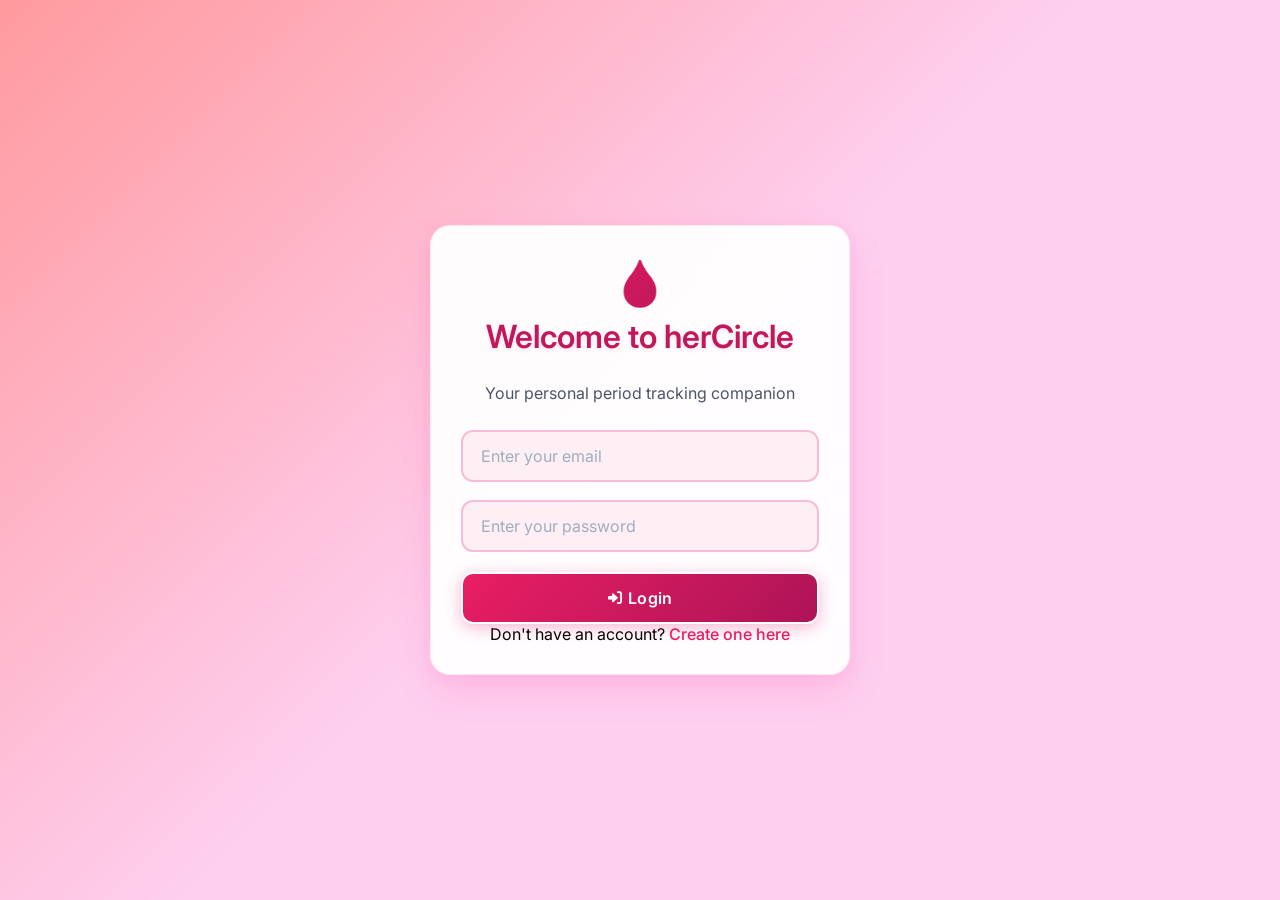
<file: index.html>
<!DOCTYPE html>
<html lang="en">
<head>
  <meta charset="UTF-8">
  <meta name="viewport" content="width=device-width, initial-scale=1.0">
  <title>Login | herCircle</title>
  <link rel="stylesheet" href="style.css">
  <link href="https://cdnjs.cloudflare.com/ajax/libs/font-awesome/6.0.0/css/all.min.css" rel="stylesheet">
</head>
<body>
  <div class="form-container">
    <div class="logo">🩸</div>
    <h2>Welcome to herCircle</h2>
    <p class="welcome-text">Your personal period tracking companion</p>
    
    <form onsubmit="handleLogin(event)">
      <div class="input-group">
        <input type="email" id="loginEmail" placeholder="Enter your email" required />
      </div>
      
      <div class="input-group">
        <input type="password" id="loginPassword" placeholder="Enter your password" required />
      </div>
      
      <div class="button-group">
        <button type="submit" class="primary">
          <i class="fas fa-sign-in-alt"></i> Login
        </button>
      </div>
      
      <p>Don't have an account? <a href="signup.html">Create one here</a></p>
    </form>
  </div>
  <script src="script.js"></script>
</body>
</html>
</file>
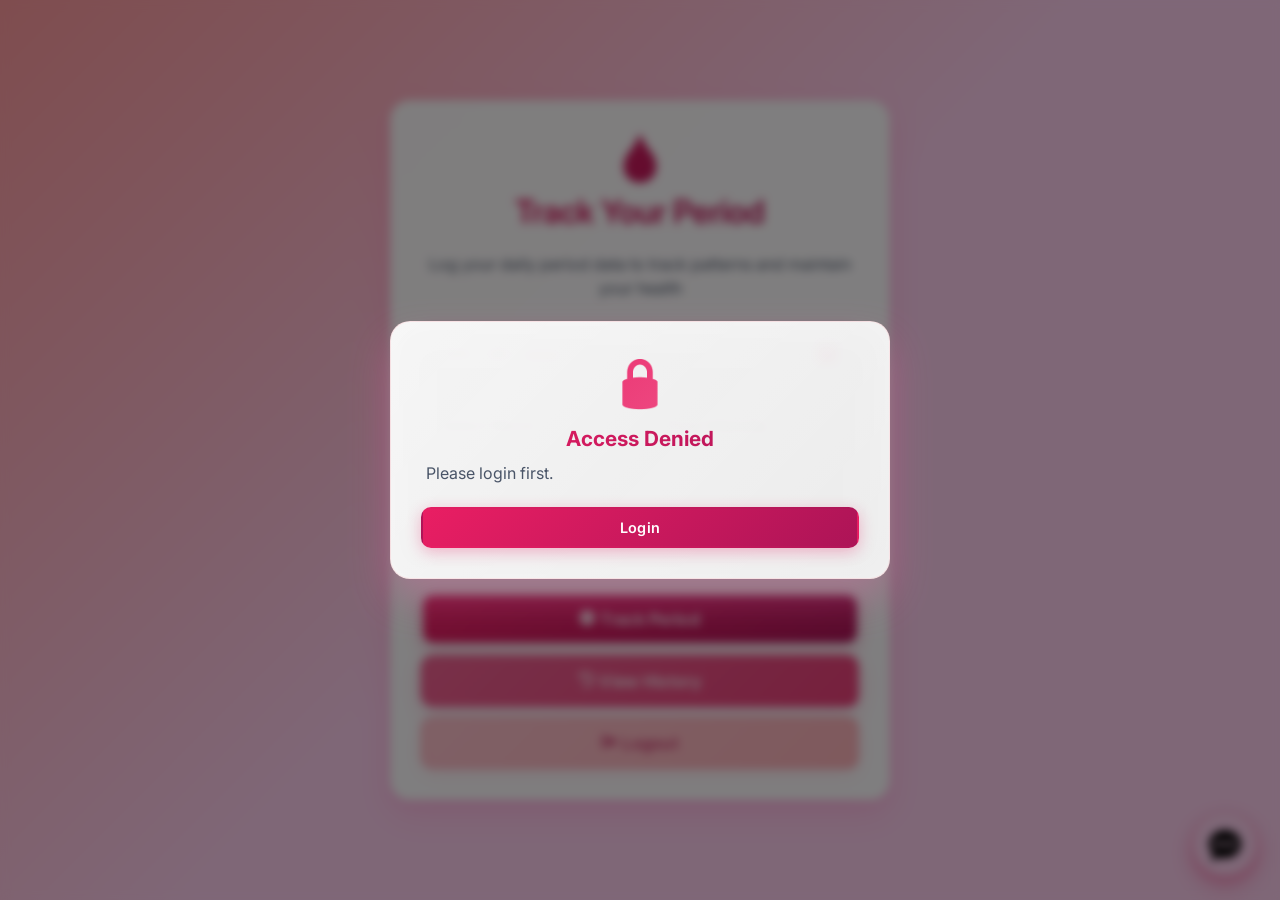
<file: dashboard.html>
<!DOCTYPE html>
<html lang="en">
<head>
  <meta charset="UTF-8">
  <meta name="viewport" content="width=device-width, initial-scale=1.0">
  <title>Dashboard | herCircle</title>
  <link rel="stylesheet" href="style.css">
  <link href="https://cdnjs.cloudflare.com/ajax/libs/font-awesome/6.0.0/css/all.min.css" rel="stylesheet">
</head>
<body onload="checkLogin()">
  <div class="dashboard">
    <div class="logo">🩸</div>
    <h2>Track Your Period</h2>
    <p class="welcome-text">Log your daily period data to track patterns and maintain your health</p>
    
    <div class="input-group">
      <input type="date" id="startDate" required />
    </div>
    
    <div class="form-grid">
      <div class="input-group">
        <select id="mood">
          <option value="" disabled selected>Select Mood</option>
          <option value="Happy">😊 Happy</option>
          <option value="Sad">😢 Sad</option>
          <option value="Angry">😠 Angry</option>
          <option value="Neutral">😐 Neutral</option>
          <option value="Anxious">😰 Anxious</option>
          <option value="Energetic">⚡ Energetic</option>
        </select>
      </div>
      
      <div class="input-group">
        <select id="flow">
          <option value="" disabled selected>Flow Intensity</option>
          <option value="Light">🟡 Light</option>
          <option value="Medium">🟠 Medium</option>
          <option value="Heavy">🔴 Heavy</option>
          <option value="Spotting">⚪ Spotting</option>
        </select>
      </div>
    </div>
    
    <div class="input-group">
      <textarea id="note" placeholder="Any notes, symptoms, or observations..."></textarea>
    </div>
    
    <div class="button-group">
      <button class="primary" onclick="trackPeriod()">
        <i class="fas fa-plus-circle"></i> Track Period
      </button>
      <button class="secondary" onclick="showPeriodHistory()">
        <i class="fas fa-history"></i> View History
      </button>
      <button class="tertiary" onclick="handleLogout()">
        <i class="fas fa-sign-out-alt"></i> Logout
      </button>
    </div>
    
    <div id="periodStats" class="period-stats" style="display: none;">
      <h3><i class="fas fa-chart-line"></i> Your Cycle Stats</h3>
      <p id="lastPeriod">Last period: -</p>
      <p id="nextPeriod">Next expected: -</p>
      <p id="cycleLength">Average cycle: -</p>
    </div>
  </div>
  <script src="script.js"></script>
</body>
</html>
</file>
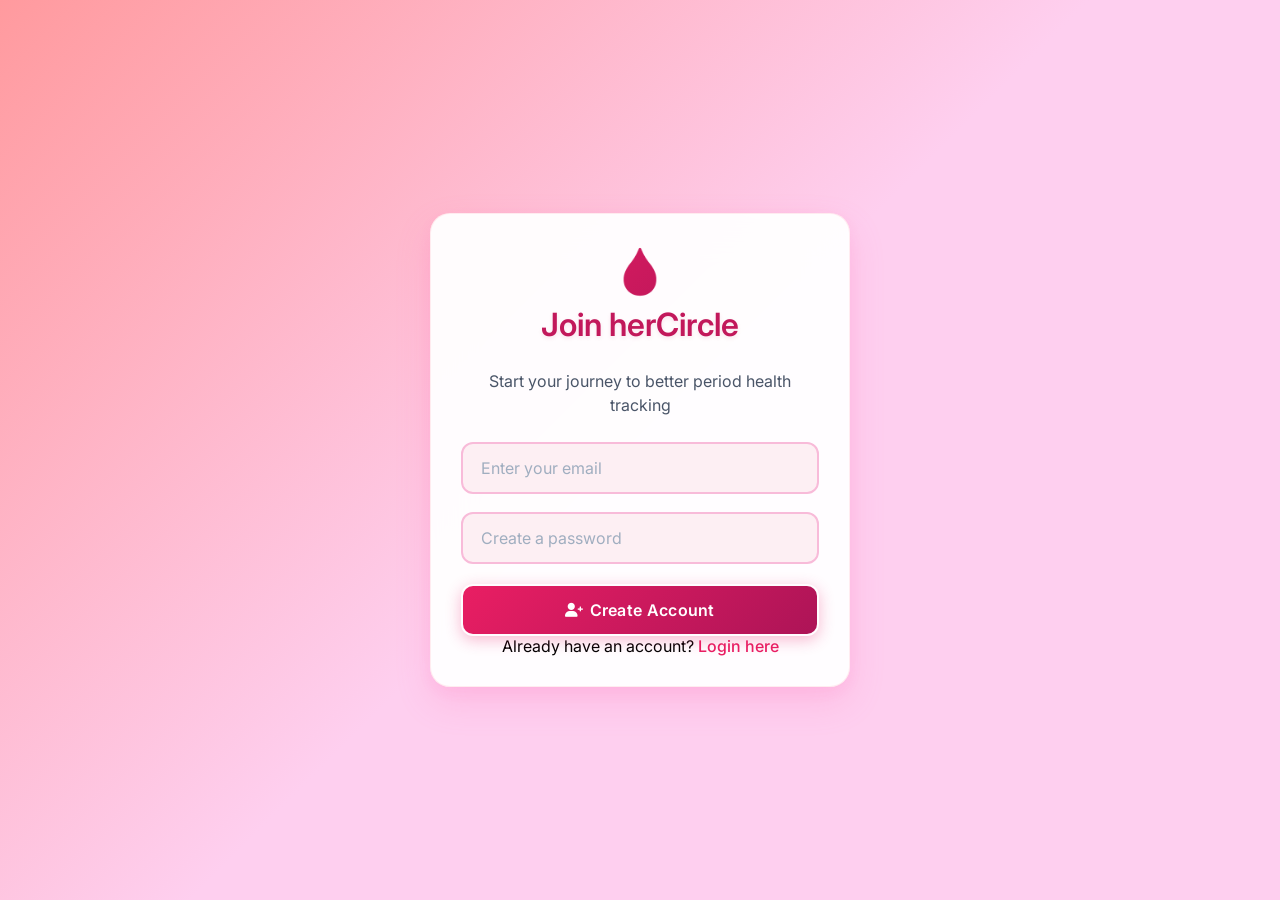
<file: signup.html>
<!DOCTYPE html>
<html lang="en">
<head>
  <meta charset="UTF-8">
  <meta name="viewport" content="width=device-width, initial-scale=1.0">
  <title>Sign Up | herCircle</title>
  <link rel="stylesheet" href="style.css">
  <link href="https://cdnjs.cloudflare.com/ajax/libs/font-awesome/6.0.0/css/all.min.css" rel="stylesheet">
</head>
<body>
  <div class="form-container">
    <div class="logo">🩸</div>
    <h2>Join herCircle</h2>
    <p class="welcome-text">Start your journey to better period health tracking</p>
    
    <form onsubmit="handleSignup(event)">
      <div class="input-group">
        <input type="email" id="signupEmail" placeholder="Enter your email" required />
      </div>
      
      <div class="input-group">
        <input type="password" id="signupPassword" placeholder="Create a password" required />
      </div>
      
      <div class="button-group">
        <button type="submit" class="primary">
          <i class="fas fa-user-plus"></i> Create Account
        </button>
      </div>
      
      <p>Already have an account? <a href="index.html">Login here</a></p>
    </form>
  </div>
  <script src="script.js"></script>
</body>
</html>
</file>
<file: style.css>
@import url('https://fonts.googleapis.com/css2?family=Inter:wght@300;400;500;600;700&display=swap');

* {
  margin: 0;
  padding: 0;
  box-sizing: border-box;
}

body {
  font-family: 'Inter', sans-serif;
  background: linear-gradient(135deg, #ff9a9e 0%, #fecfef 50%, #fecfef 100%);
  min-height: 100vh;
  display: flex;
  align-items: center;
  justify-content: center;
  padding: 20px;
  background-attachment: fixed;
  margin: 0;
}

.form-container, .dashboard {
  background: rgba(255, 255, 255, 0.95);
  backdrop-filter: blur(20px);
  padding: 30px;
  border-radius: 20px;
  box-shadow: 0 15px 35px rgba(255, 105, 180, 0.2), 0 5px 15px rgba(255, 105, 180, 0.1);
  width: 100%;
  max-width: 420px;
  text-align: center;
  border: 1px solid rgba(255, 182, 193, 0.25);
  transition: transform 0.3s ease, box-shadow 0.3s ease;
  animation: fadeInUp 0.6s ease;
  margin: auto;
}

.form-container:hover, .dashboard:hover {
  transform: translateY(-3px);
  box-shadow: 0 20px 45px rgba(255, 105, 180, 0.25), 0 8px 20px rgba(255, 105, 180, 0.15);
}

@keyframes fadeInUp {
  from {
    opacity: 0;
    transform: translateY(30px);
  }
  to {
    opacity: 1;
    transform: translateY(0);
  }
}

h2 {
  color: #c2185b;
  margin-bottom: 25px;
  font-size: 2rem;
  font-weight: 600;
  text-shadow: 0 2px 4px rgba(194, 24, 91, 0.1);
  line-height: 1.2;
}

.dashboard h2 {
  background: linear-gradient(135deg, #e91e63 0%, #ad1457 100%);
  -webkit-background-clip: text;
  -webkit-text-fill-color: transparent;
  background-clip: text;
  margin-bottom: 20px;
}

.input-group {
  position: relative;
  margin-bottom: 18px;
}

input, select, textarea {
  width: 100%;
  padding: 14px 18px;
  border: 2px solid #f8bbd9;
  border-radius: 12px;
  font-size: 1rem;
  font-family: 'Inter', sans-serif;
  background: rgba(252, 228, 236, 0.6);
  transition: all 0.3s ease;
  color: #2d3748;
  box-sizing: border-box;
  backdrop-filter: blur(10px);
}

input:focus, select:focus, textarea:focus {
  outline: none;
  border-color: #e91e63;
  background: rgba(255, 255, 255, 0.9);
  box-shadow: 0 0 0 3px rgba(233, 30, 99, 0.1), 0 2px 8px rgba(233, 30, 99, 0.15);
  transform: translateY(-1px);
}

input::placeholder, textarea::placeholder {
  color: #a0aec0;
  font-weight: 400;
}

select {
  cursor: pointer;
  background-image: url("data:image/svg+xml,%3csvg xmlns='http://www.w3.org/2000/svg' fill='none' viewBox='0 0 20 20'%3e%3cpath stroke='%23e91e63' stroke-linecap='round' stroke-linejoin='round' stroke-width='1.5' d='M6 8l4 4 4-4'/%3e%3c/svg%3e");
  background-position: right 12px center;
  background-repeat: no-repeat;
  background-size: 16px;
  padding-right: 40px;
  appearance: none;
}

textarea {
  min-height: 100px;
  resize: vertical;
  font-family: 'Inter', sans-serif;
}

.button-group {
  display: flex;
  flex-direction: column;
  gap: 10px;
  margin-top: 20px;
}

button {
  width: 100%;
  padding: 14px 20px;
  border: none;
  border-radius: 12px;
  font-size: 1rem;
  font-weight: 600;
  cursor: pointer;
  transition: all 0.3s ease;
  font-family: 'Inter', sans-serif;
  position: relative;
  overflow: hidden;
  display: flex;
  align-items: center;
  justify-content: center;
  gap: 6px;
  text-transform: none;
  letter-spacing: 0.3px;
  box-sizing: border-box;
}

button::before {
  content: '';
  position: absolute;
  top: 0;
  left: -100%;
  width: 100%;
  height: 100%;
  background: linear-gradient(90deg, transparent, rgba(255, 255, 255, 0.2), transparent);
  transition: left 0.5s;
}

button:hover::before {
  left: 100%;
}

button.primary {
  background: linear-gradient(135deg, #e91e63 0%, #ad1457 100%);
  color: white;
  box-shadow: 0 4px 15px rgba(233, 30, 99, 0.3);
  border: 2px solid transparent;
  background-clip: padding-box;
}

button.primary:hover {
  transform: translateY(-2px);
  box-shadow: 0 8px 25px rgba(233, 30, 99, 0.4);
  background: linear-gradient(135deg, #f50057 0%, #c2185b 100%);
}

button.primary:active {
  transform: translateY(-1px);
  box-shadow: 0 6px 20px rgba(233, 30, 99, 0.5);
}

button.secondary {
  background: linear-gradient(135deg, #f06292 0%, #ec407a 100%);
  color: white;
  box-shadow: 0 6px 20px rgba(240, 98, 146, 0.3);
  border: 2px solid transparent;
}

button.secondary:hover {
  transform: translateY(-3px);
  box-shadow: 0 12px 35px rgba(240, 98, 146, 0.4);
  background: linear-gradient(135deg, #f48fb1 0%, #f06292 100%);
}

button.secondary:active {
  transform: translateY(-1px);
  box-shadow: 0 8px 25px rgba(240, 98, 146, 0.5);
}

button.tertiary {
  background: linear-gradient(135deg, #ffc1cc 0%, #ffb3ba 100%);
  color: #c2185b;
  box-shadow: 0 6px 20px rgba(255, 193, 204, 0.3);
  border: 2px solid rgba(194, 24, 91, 0.1);
  font-weight: 500;
}

button.tertiary:hover {
  transform: translateY(-3px);
  box-shadow: 0 12px 35px rgba(255, 193, 204, 0.4);
  background: linear-gradient(135deg, #ffcdd2 0%, #ffc1cc 100%);
  border-color: rgba(194, 24, 91, 0.2);
}

button.tertiary:active {
  transform: translateY(-1px);
  box-shadow: 0 8px 25px rgba(255, 193, 204, 0.5);
}

button:active {
  transform: translateY(0);
}

button:focus {
  outline: none;
  box-shadow: 0 0 0 3px rgba(233, 30, 99, 0.3);
}

button i {
  font-size: 0.9rem;
  transition: transform 0.3s ease;
}

button:hover i {
  transform: scale(1.1);
}

button:disabled {
  opacity: 0.6;
  cursor: not-allowed;
  transform: none !important;
  box-shadow: 0 2px 8px rgba(233, 30, 99, 0.2) !important;
}

button:disabled:hover::before {
  left: -100% !important;
}

.dashboard {
  max-width: 500px;
}

.form-grid {
  display: grid;
  grid-template-columns: 1fr 1fr;
  gap: 12px;
  margin-bottom: 18px;
}

.form-grid .input-group {
  margin-bottom: 0;
}

.period-stats {
  background: linear-gradient(135deg, #f093fb 0%, #f5576c 100%);
  padding: 20px;
  border-radius: 16px;
  margin: 20px 0;
  color: white;
  text-align: left;
}

.period-stats h3 {
  margin-bottom: 10px;
  font-size: 1.2rem;
}

.period-stats p {
  margin: 5px 0;
  opacity: 0.9;
}

.history-item {
  background: #fce4ec;
  padding: 15px;
  border-radius: 12px;
  margin: 10px 0;
  border-left: 4px solid #e91e63;
  text-align: left;
}

.history-item h4 {
  color: #c2185b;
  margin-bottom: 8px;
}

.history-item p {
  color: #4a5568;
  font-size: 0.9rem;
  margin: 3px 0;
}

a {
  color: #e91e63;
  text-decoration: none;
  font-weight: 500;
  transition: color 0.3s ease;
}

a:hover {
  color: #ad1457;
  text-decoration: underline;
}

.logo {
  font-size: 2.8rem;
  margin-bottom: 8px;
  background: linear-gradient(135deg, #e91e63 0%, #ad1457 100%);
  -webkit-background-clip: text;
  -webkit-text-fill-color: transparent;
  background-clip: text;
}

.welcome-text {
  color: #4a5568;
  margin-bottom: 25px;
  font-size: 1rem;
  line-height: 1.5;
}

/* Calendar Styling */
.calendar-container {
  background: rgba(255, 255, 255, 0.98);
  backdrop-filter: blur(25px);
  border-radius: 24px;
  padding: 30px;
  margin: 20px 0;
  box-shadow: 0 20px 50px rgba(255, 105, 180, 0.2);
  border: 1px solid rgba(255, 182, 193, 0.3);
  transition: all 0.3s ease;
}

.calendar-container:hover {
  transform: translateY(-2px);
  box-shadow: 0 25px 60px rgba(255, 105, 180, 0.25);
}

.calendar-header {
  display: flex;
  justify-content: space-between;
  align-items: center;
  margin-bottom: 25px;
  padding: 10px 15px;
  background: linear-gradient(135deg, rgba(233, 30, 99, 0.05) 0%, rgba(173, 20, 87, 0.05) 100%);
  border-radius: 16px;
  border: 1px solid rgba(233, 30, 99, 0.1);
}

.calendar-nav {
  background: linear-gradient(135deg, #e91e63 0%, #ad1457 100%);
  color: white;
  border: none;
  width: 40px;
  height: 40px;
  border-radius: 50%;
  cursor: pointer;
  display: flex;
  align-items: center;
  justify-content: center;
  transition: all 0.3s ease;
  font-size: 1.1rem;
  font-weight: 600;
  box-shadow: 0 4px 15px rgba(233, 30, 99, 0.3);
  position: relative;
  overflow: hidden;
}

.calendar-nav::before {
  content: '';
  position: absolute;
  top: 0;
  left: -100%;
  width: 100%;
  height: 100%;
  background: linear-gradient(90deg, transparent, rgba(255, 255, 255, 0.3), transparent);
  transition: left 0.5s;
}

.calendar-nav:hover::before {
  left: 100%;
}

.calendar-nav:hover {
  transform: scale(1.1) rotate(5deg);
  box-shadow: 0 8px 25px rgba(233, 30, 99, 0.5);
  background: linear-gradient(135deg, #f50057 0%, #c2185b 100%);
}

.calendar-nav:active {
  transform: scale(1.05);
  box-shadow: 0 6px 20px rgba(233, 30, 99, 0.6);
}

.calendar-title {
  color: #c2185b;
  font-size: 1.4rem;
  font-weight: 700;
  text-align: center;
  flex: 1;
  text-shadow: 0 2px 4px rgba(194, 24, 91, 0.1);
  background: linear-gradient(135deg, #e91e63 0%, #ad1457 100%);
  -webkit-background-clip: text;
  -webkit-text-fill-color: transparent;
  background-clip: text;
}

.calendar-grid {
  display: grid;
  grid-template-columns: repeat(7, 1fr);
  gap: 3px;
  background: linear-gradient(135deg, #f8bbd9 0%, #f3e5f5 100%);
  border-radius: 16px;
  padding: 15px;
  box-shadow: inset 0 2px 8px rgba(233, 30, 99, 0.1);
}

.calendar-day-header {
  background: linear-gradient(135deg, #f06292 0%, #ec407a 100%);
  color: white;
  padding: 12px 6px;
  text-align: center;
  font-size: 0.85rem;
  font-weight: 700;
  border-radius: 8px;
  margin-bottom: 8px;
  box-shadow: 0 3px 10px rgba(240, 98, 146, 0.3);
  text-transform: uppercase;
  letter-spacing: 0.5px;
  position: relative;
  overflow: hidden;
}

.calendar-day-header::before {
  content: '';
  position: absolute;
  top: 0;
  left: -100%;
  width: 100%;
  height: 100%;
  background: linear-gradient(90deg, transparent, rgba(255, 255, 255, 0.2), transparent);
  transition: left 0.8s;
}

.calendar-day-header:nth-child(1)::before { animation-delay: 0.1s; }
.calendar-day-header:nth-child(2)::before { animation-delay: 0.2s; }
.calendar-day-header:nth-child(3)::before { animation-delay: 0.3s; }
.calendar-day-header:nth-child(4)::before { animation-delay: 0.4s; }
.calendar-day-header:nth-child(5)::before { animation-delay: 0.5s; }
.calendar-day-header:nth-child(6)::before { animation-delay: 0.6s; }
.calendar-day-header:nth-child(7)::before { animation-delay: 0.7s; }

.calendar-day {
  background: linear-gradient(135deg, #ffffff 0%, #fafafa 100%);
  border-radius: 10px;
  padding: 10px 6px;
  text-align: center;
  cursor: pointer;
  transition: all 0.3s cubic-bezier(0.4, 0, 0.2, 1);
  min-height: 40px;
  display: flex;
  align-items: center;
  justify-content: center;
  font-size: 0.95rem;
  font-weight: 500;
  color: #2d3748;
  position: relative;
  border: 2px solid transparent;
  box-shadow: 0 2px 6px rgba(0, 0, 0, 0.05);
  overflow: hidden;
}

.calendar-day::before {
  content: '';
  position: absolute;
  top: 0;
  left: 0;
  right: 0;
  bottom: 0;
  background: linear-gradient(135deg, rgba(233, 30, 99, 0.1) 0%, rgba(173, 20, 87, 0.1) 100%);
  opacity: 0;
  transition: opacity 0.3s ease;
  border-radius: 8px;
}

.calendar-day:hover::before {
  opacity: 1;
}

.calendar-day:hover {
  background: linear-gradient(135deg, #fce4ec 0%, #f8bbd9 100%);
  transform: scale(1.08) translateY(-2px);
  border-color: #f06292;
  box-shadow: 0 8px 20px rgba(240, 98, 146, 0.3);
  color: #c2185b;
  font-weight: 600;
}

.calendar-day:active {
  transform: scale(1.02) translateY(0);
}

.calendar-day.other-month {
  color: #cbd5e1;
  background: linear-gradient(135deg, #f8fafc 0%, #f1f5f9 100%);
  opacity: 0.6;
}

.calendar-day.other-month:hover {
  opacity: 0.8;
  background: linear-gradient(135deg, #e2e8f0 0%, #cbd5e1 100%);
}

.calendar-day.today {
  background: linear-gradient(135deg, #e91e63 0%, #ad1457 100%);
  color: white;
  font-weight: 700;
  box-shadow: 0 6px 20px rgba(233, 30, 99, 0.4);
  border: 2px solid rgba(255, 255, 255, 0.3);
  animation: pulse 2s infinite;
}

@keyframes pulse {
  0% { box-shadow: 0 6px 20px rgba(233, 30, 99, 0.4); }
  50% { box-shadow: 0 8px 25px rgba(233, 30, 99, 0.6); }
  100% { box-shadow: 0 6px 20px rgba(233, 30, 99, 0.4); }
}

.calendar-day.today:hover {
  background: linear-gradient(135deg, #f50057 0%, #c2185b 100%);
  transform: scale(1.12) translateY(-3px);
  box-shadow: 0 10px 30px rgba(245, 0, 87, 0.5);
}

.calendar-day.period-day {
  background: linear-gradient(135deg, #ff6b9d 0%, #ff5722 100%);
  color: white;
  font-weight: 700;
  box-shadow: 0 6px 20px rgba(255, 107, 157, 0.4);
  border: 2px solid rgba(255, 255, 255, 0.3);
  position: relative;
}

.calendar-day.period-day::before {
  background: linear-gradient(135deg, rgba(255, 255, 255, 0.2) 0%, rgba(255, 255, 255, 0.1) 100%);
}

.calendar-day.period-day:hover {
  background: linear-gradient(135deg, #ff8a65 0%, #ff7043 100%);
  transform: scale(1.12) translateY(-3px);
  box-shadow: 0 10px 30px rgba(255, 138, 101, 0.5);
}

.calendar-day.predicted-period {
  background: linear-gradient(135deg, #ffb3ba 0%, #ffc1cc 100%);
  color: #c2185b;
  border: 2px dashed #f06292;
  font-weight: 600;
  position: relative;
  animation: breathe 3s ease-in-out infinite;
}

@keyframes breathe {
  0%, 100% { transform: scale(1); }
  50% { transform: scale(1.02); }
}

.calendar-day.predicted-period:hover {
  background: linear-gradient(135deg, #ffcdd2 0%, #f8bbd9 100%);
  border-color: #e91e63;
  transform: scale(1.1) translateY(-2px);
}

.calendar-day.ovulation {
  background: linear-gradient(135deg, #81c784 0%, #66bb6a 100%);
  color: white;
  font-weight: 700;
  box-shadow: 0 6px 20px rgba(129, 199, 132, 0.4);
  border: 2px solid rgba(255, 255, 255, 0.3);
}

.calendar-day.ovulation:hover {
  background: linear-gradient(135deg, #a5d6a7 0%, #81c784 100%);
  transform: scale(1.12) translateY(-3px);
  box-shadow: 0 10px 30px rgba(165, 214, 167, 0.5);
}

.calendar-day.fertile {
  background: linear-gradient(135deg, #a5d6a7 0%, #c8e6c9 100%);
  color: #2e7d32;
  border: 2px solid #81c784;
  font-weight: 600;
  box-shadow: 0 4px 15px rgba(165, 214, 167, 0.3);
}

.calendar-day.fertile:hover {
  background: linear-gradient(135deg, #c8e6c9 0%, #dcedc8 100%);
  border-color: #66bb6a;
  transform: scale(1.1) translateY(-2px);
  box-shadow: 0 8px 25px rgba(200, 230, 201, 0.4);
}

.calendar-day.selected {
  background: linear-gradient(135deg, #9c27b0 0%, #673ab7 100%);
  color: white;
  font-weight: 700;
  transform: scale(1.15);
  box-shadow: 0 8px 25px rgba(156, 39, 176, 0.5);
  border: 3px solid rgba(255, 255, 255, 0.5);
  z-index: 10;
  position: relative;
}

.calendar-day.selected:hover {
  background: linear-gradient(135deg, #ab47bc 0%, #7986cb 100%);
  transform: scale(1.18) translateY(-2px);
  box-shadow: 0 12px 35px rgba(171, 71, 188, 0.6);
}

/* Calendar Day Indicators */
.calendar-day::after {
  content: '';
  position: absolute;
  bottom: 2px;
  right: 2px;
  width: 6px;
  height: 6px;
  border-radius: 50%;
  background: transparent;
}

.calendar-day.has-notes::after {
  background: #ffd54f;
}

.calendar-day.heavy-flow::after {
  background: #d32f2f;
}

.calendar-day.medium-flow::after {
  background: #f57c00;
}

.calendar-day.light-flow::after {
  background: #fbc02d;
}

/* Calendar Legend */
.calendar-legend {
  margin-top: 25px;
  padding: 20px;
  background: linear-gradient(135deg, rgba(255, 255, 255, 0.15) 0%, rgba(255, 255, 255, 0.05) 100%);
  backdrop-filter: blur(15px);
  border-radius: 20px;
  border: 1px solid rgba(255, 255, 255, 0.2);
  box-shadow: 0 8px 32px rgba(255, 158, 158, 0.1);
}

.legend-title {
  font-size: 18px;
  font-weight: 700;
  color: #e91e63;
  margin-bottom: 15px;
  text-align: center;
  background: linear-gradient(135deg, #e91e63 0%, #f06292 100%);
  -webkit-background-clip: text;
  background-clip: text;
  -webkit-text-fill-color: transparent;
  text-transform: uppercase;
  letter-spacing: 1px;
}

.legend-items {
  display: grid;
  grid-template-columns: repeat(auto-fit, minmax(180px, 1fr));
  gap: 12px;
}

.legend-item {
  display: flex;
  align-items: center;
  padding: 10px 15px;
  background: linear-gradient(135deg, rgba(255, 255, 255, 0.1) 0%, rgba(255, 255, 255, 0.05) 100%);
  border-radius: 12px;
  transition: all 0.3s cubic-bezier(0.4, 0, 0.2, 1);
  border: 1px solid rgba(255, 255, 255, 0.1);
  font-size: 14px;
  color: #555;
}

.legend-item:hover {
  transform: translateY(-2px);
  background: linear-gradient(135deg, rgba(255, 255, 255, 0.2) 0%, rgba(255, 255, 255, 0.1) 100%);
  box-shadow: 0 6px 20px rgba(255, 158, 158, 0.15);
}

.legend-color {
  width: 20px;
  height: 20px;
  border-radius: 8px;
  margin-right: 12px;
  box-shadow: 0 3px 10px rgba(0, 0, 0, 0.2);
  position: relative;
  transition: all 0.3s ease;
  flex-shrink: 0;
}

.legend-color::before {
  content: '';
  position: absolute;
  top: -2px;
  left: -2px;
  right: -2px;
  bottom: -2px;
  border-radius: 10px;
  background: linear-gradient(135deg, rgba(255, 255, 255, 0.3) 0%, rgba(255, 255, 255, 0.1) 100%);
  z-index: -1;
  opacity: 0;
  transition: opacity 0.3s ease;
}

.legend-item:hover .legend-color::before {
  opacity: 1;
}

.legend-color.period { background: linear-gradient(135deg, #ff6b9d 0%, #ff5722 100%); }
.legend-color.predicted { background: linear-gradient(135deg, #ffb3ba 0%, #ffc1cc 100%); border: 2px dashed #f06292; }
.legend-color.ovulation { background: linear-gradient(135deg, #81c784 0%, #66bb6a 100%); }
.legend-color.fertile { background: linear-gradient(135deg, #a5d6a7 0%, #c8e6c9 100%); }

.legend-text {
  font-weight: 500;
  letter-spacing: 0.5px;
}

/* Date Input Styling for Calendar */
input[type="date"] {
  position: relative;
  background: #fce4ec;
  border: 2px solid #f8bbd9;
  color: #2d3748;
  cursor: pointer;
}

input[type="date"]::-webkit-calendar-picker-indicator {
  background: url("data:image/svg+xml,%3csvg xmlns='http://www.w3.org/2000/svg' viewBox='0 0 20 20' fill='%23e91e63'%3e%3cpath fill-rule='evenodd' d='M6 2a1 1 0 00-1 1v1H4a2 2 0 00-2 2v10a2 2 0 002 2h12a2 2 0 002-2V6a2 2 0 00-2-2h-1V3a1 1 0 10-2 0v1H7V3a1 1 0 00-1-1zm0 5a1 1 0 000 2h8a1 1 0 100-2H6z' clip-rule='evenodd'/%3e%3c/svg%3e");
  width: 20px;
  height: 20px;
  cursor: pointer;
}

input[type="date"]::-webkit-datetime-edit {
  color: #2d3748;
  padding: 0;
}

input[type="date"]::-webkit-datetime-edit-fields-wrapper {
  padding: 0;
}

input[type="date"]::-webkit-datetime-edit-text {
  color: #c2185b;
  padding: 0 0.3em;
}

input[type="date"]::-webkit-datetime-edit-month-field,
input[type="date"]::-webkit-datetime-edit-day-field,
input[type="date"]::-webkit-datetime-edit-year-field {
  color: #2d3748;
  font-weight: 500;
}

input[type="date"]:focus::-webkit-datetime-edit-month-field,
input[type="date"]:focus::-webkit-datetime-edit-day-field,
input[type="date"]:focus::-webkit-datetime-edit-year-field {
  background: rgba(233, 30, 99, 0.1);
  border-radius: 4px;
}

/* Responsive Calendar */
@media (max-width: 768px) {
  .calendar-container {
    padding: 20px 15px;
    margin: 15px 0;
  }
  
  .calendar-title {
    font-size: 1.1rem;
  }
  
  .calendar-day {
    min-height: 30px;
    font-size: 0.8rem;
    padding: 6px 2px;
  }
  
  .calendar-day-header {
    font-size: 0.7rem;
    padding: 6px 2px;
  }
  
  .calendar-legend {
    grid-template-columns: 1fr;
    gap: 8px;
  }
}

@media (max-width: 480px) {
  .calendar-grid {
    gap: 1px;
    padding: 8px;
  }
  
  .calendar-day {
    min-height: 25px;
    font-size: 0.75rem;
    padding: 4px 2px;
  }
  
  .calendar-nav {
    width: 30px;
    height: 30px;
    font-size: 0.9rem;
  }
  
  .calendar-title {
    font-size: 1rem;
  }
}

/* Custom Message Box */
.message-overlay {
  position: fixed;
  top: 0;
  left: 0;
  width: 100%;
  height: 100%;
  background: rgba(0, 0, 0, 0.5);
  backdrop-filter: blur(5px);
  display: flex;
  align-items: center;
  justify-content: center;
  z-index: 1000;
  opacity: 0;
  visibility: hidden;
  transition: all 0.3s ease;
}

.message-overlay.show {
  opacity: 1;
  visibility: visible;
}

.message-box {
  background: linear-gradient(135deg, rgba(255, 255, 255, 0.95) 0%, rgba(255, 255, 255, 0.9) 100%);
  backdrop-filter: blur(20px);
  border-radius: 20px;
  padding: 30px;
  max-width: 500px;
  width: 90%;
  text-align: center;
  box-shadow: 0 20px 40px rgba(255, 105, 180, 0.3);
  border: 1px solid rgba(255, 182, 193, 0.3);
  transform: scale(0.8) translateY(20px);
  transition: all 0.3s cubic-bezier(0.34, 1.56, 0.64, 1);
  animation: messageSlideIn 0.4s ease;
  max-height: 80vh;
  overflow: hidden;
  display: flex;
  flex-direction: column;
}

.message-overlay.show .message-box {
  transform: scale(1) translateY(0);
}

@keyframes messageSlideIn {
  from {
    opacity: 0;
    transform: scale(0.8) translateY(30px);
  }
  to {
    opacity: 1;
    transform: scale(1) translateY(0);
  }
}

.message-icon {
  font-size: 3rem;
  margin-bottom: 15px;
  background: linear-gradient(135deg, #e91e63 0%, #f06292 100%);
  -webkit-background-clip: text;
  -webkit-text-fill-color: transparent;
  background-clip: text;
}

.message-title {
  color: #c2185b;
  font-size: 1.3rem;
  font-weight: 700;
  margin-bottom: 10px;
  background: linear-gradient(135deg, #e91e63 0%, #ad1457 100%);
  -webkit-background-clip: text;
  -webkit-text-fill-color: transparent;
  background-clip: text;
}

.message-content {
  color: #4a5568;
  font-size: 1rem;
  line-height: 1.6;
  margin-bottom: 20px;
  white-space: pre-line;
  text-align: left;
  max-height: 400px;
  overflow-y: auto;
  padding: 0 5px;
  flex: 1;
}

.message-content::-webkit-scrollbar {
  width: 6px;
}

.message-content::-webkit-scrollbar-track {
  background: rgba(255, 182, 193, 0.2);
  border-radius: 3px;
}

.message-content::-webkit-scrollbar-thumb {
  background: linear-gradient(135deg, #e91e63 0%, #f06292 100%);
  border-radius: 3px;
}

.message-content::-webkit-scrollbar-thumb:hover {
  background: linear-gradient(135deg, #c2185b 0%, #e91e63 100%);
}

/* History Entry Styling */
.history-entry {
  background: linear-gradient(135deg, rgba(255, 182, 193, 0.1) 0%, rgba(255, 205, 210, 0.1) 100%);
  border-radius: 12px;
  padding: 15px;
  margin-bottom: 15px;
  border-left: 4px solid #f06292;
  transition: all 0.3s ease;
}

.history-entry:hover {
  background: linear-gradient(135deg, rgba(255, 182, 193, 0.2) 0%, rgba(255, 205, 210, 0.2) 100%);
  transform: translateX(5px);
  box-shadow: 0 4px 15px rgba(255, 105, 180, 0.2);
}

.history-entry-header {
  display: flex;
  justify-content: space-between;
  align-items: center;
  margin-bottom: 8px;
}

.history-entry-number {
  background: linear-gradient(135deg, #e91e63 0%, #f06292 100%);
  color: white;
  padding: 4px 10px;
  border-radius: 20px;
  font-size: 0.8rem;
  font-weight: 600;
}

.history-entry-date {
  color: #c2185b;
  font-weight: 600;
  font-size: 0.9rem;
}

.history-entry-details {
  display: grid;
  grid-template-columns: 1fr 1fr;
  gap: 8px;
  margin-bottom: 8px;
}

.history-detail-item {
  display: flex;
  align-items: center;
  gap: 6px;
  font-size: 0.9rem;
  color: #4a5568;
}

.history-detail-emoji {
  font-size: 1rem;
}

.history-note {
  background: rgba(255, 255, 255, 0.6);
  padding: 8px 12px;
  border-radius: 8px;
  font-style: italic;
  color: #666;
  border: 1px solid rgba(255, 182, 193, 0.3);
  margin-top: 8px;
}

.message-buttons {
  display: flex;
  gap: 10px;
  justify-content: center;
  flex-wrap: wrap;
}

.message-btn {
  padding: 10px 20px;
  border: none;
  border-radius: 10px;
  font-size: 0.9rem;
  font-weight: 600;
  cursor: pointer;
  transition: all 0.3s ease;
  font-family: 'Inter', sans-serif;
  min-width: 80px;
}

.message-btn.primary {
  background: linear-gradient(135deg, #e91e63 0%, #ad1457 100%);
  color: white;
  box-shadow: 0 4px 15px rgba(233, 30, 99, 0.3);
}

.message-btn.primary:hover {
  transform: translateY(-2px);
  box-shadow: 0 6px 20px rgba(233, 30, 99, 0.4);
  background: linear-gradient(135deg, #f50057 0%, #c2185b 100%);
}

.message-btn.secondary {
  background: linear-gradient(135deg, #ffc1cc 0%, #ffb3ba 100%);
  color: #c2185b;
  border: 1px solid rgba(194, 24, 91, 0.2);
}

.message-btn.secondary:hover {
  transform: translateY(-2px);
  background: linear-gradient(135deg, #ffcdd2 0%, #ffc1cc 100%);
  border-color: rgba(194, 24, 91, 0.3);
}

/* Mobile Responsive Message Box */
@media (max-width: 768px) {
  .message-box {
    max-width: 95%;
    padding: 25px 20px;
    max-height: 85vh;
  }
  
  .message-title {
    font-size: 1.1rem;
  }
  
  .message-content {
    font-size: 0.9rem;
    max-height: 350px;
  }
  
  .history-entry-details {
    grid-template-columns: 1fr;
    gap: 6px;
  }
  
  .history-entry {
    padding: 12px;
  }
  
  .message-buttons {
    flex-direction: column;
    gap: 8px;
  }
  
  .message-btn {
    width: 100%;
    padding: 12px 20px;
  }
}

@media (max-width: 480px) {
  .message-box {
    padding: 20px 15px;
    max-height: 90vh;
  }
  
  .message-icon {
    font-size: 2.5rem;
    margin-bottom: 10px;
  }
  
  .message-title {
    font-size: 1rem;
    margin-bottom: 8px;
  }
  
  .message-content {
    font-size: 0.85rem;
    max-height: 300px;
  }
  
  .history-entry {
    padding: 10px;
    margin-bottom: 10px;
  }
  
  .history-entry-header {
    flex-direction: column;
    align-items: flex-start;
    gap: 5px;
  }
  
  .history-detail-item {
    font-size: 0.8rem;
  }
}

/* Responsive Design */
@media (max-width: 768px) {
  body {
    padding: 15px;
  }
  
  .form-container, .dashboard {
    padding: 25px 20px;
    max-width: 100%;
  }
  
  h2 {
    font-size: 1.7rem;
    margin-bottom: 20px;
  }
  
  .form-grid {
    grid-template-columns: 1fr;
    gap: 8px;
  }
  
  .button-group {
    gap: 8px;
    margin-top: 18px;
  }
  
  input, select, textarea, button {
    padding: 12px 16px;
    font-size: 0.95rem;
  }
  
  .input-group {
    margin-bottom: 15px;
  }
  
  .welcome-text {
    font-size: 0.95rem;
    margin-bottom: 20px;
  }
}

@media (max-width: 480px) {
  body {
    padding: 10px;
  }
  
  .form-container, .dashboard {
    padding: 20px 15px;
    border-radius: 20px;
  }
  
  h2 {
    font-size: 1.5rem;
    margin-bottom: 15px;
  }
  
  input, select, textarea, button {
    padding: 10px 14px;
    font-size: 0.9rem;
  }
  
  .logo {
    font-size: 2.3rem;
    margin-bottom: 6px;
  }
  
  .welcome-text {
    font-size: 0.9rem;
    margin-bottom: 18px;
  }
  
  .input-group {
    margin-bottom: 12px;
  }
  
  .button-group {
    gap: 6px;
    margin-top: 15px;
  }
}

/* AI Chatbot Styles */
.chatbot-toggle {
  position: fixed;
  bottom: 25px;
  right: 25px;
  width: 60px;
  height: 60px;
  background: linear-gradient(135deg, #e91e63 0%, #ad1457 100%);
  border-radius: 50%;
  border: none;
  color: white;
  font-size: 1.2rem;
  font-weight: 600;
  cursor: pointer;
  box-shadow: 0 8px 25px rgba(233, 30, 99, 0.4), 0 4px 15px rgba(233, 30, 99, 0.2);
  transition: all 0.4s cubic-bezier(0.4, 0, 0.2, 1);
  z-index: 999;
  display: flex;
  align-items: center;
  justify-content: center;
  animation: pulse-glow 4s infinite;
  background-image: url('chat_icon.png');
  background-size: 32px 32px;
  background-repeat: no-repeat;
  background-position: center;
  border: 3px solid rgba(255, 255, 255, 0.2);
}

@keyframes pulse-glow {
  0%, 100% { 
    box-shadow: 0 8px 25px rgba(233, 30, 99, 0.4), 0 4px 15px rgba(233, 30, 99, 0.2);
    transform: scale(1);
  }
  50% { 
    box-shadow: 0 12px 35px rgba(233, 30, 99, 0.6), 0 6px 20px rgba(233, 30, 99, 0.3);
    transform: scale(1.05);
  }
}

.chatbot-toggle:hover {
  background: linear-gradient(135deg, #f50057 0%, #c2185b 100%);
  transform: scale(1.15);
  box-shadow: 0 15px 40px rgba(245, 0, 87, 0.6), 0 8px 25px rgba(245, 0, 87, 0.4);
  border-color: rgba(255, 255, 255, 0.3);
}

.chatbot-container {
  position: fixed;
  bottom: 95px;
  right: 25px;
  width: 360px;
  height: 500px;
  background: linear-gradient(135deg, rgba(255, 255, 255, 0.98) 0%, rgba(255, 255, 255, 0.95) 100%);
  backdrop-filter: blur(30px);
  border-radius: 20px;
  box-shadow: 0 20px 50px rgba(255, 105, 180, 0.3), 0 8px 25px rgba(255, 105, 180, 0.15);
  border: 1px solid rgba(255, 182, 193, 0.3);
  display: none;
  flex-direction: column;
  z-index: 998;
  animation: slideInUp 0.5s cubic-bezier(0.4, 0, 0.2, 1);
  overflow: hidden;
}

@keyframes slideInUp {
  from {
    opacity: 0;
    transform: translateY(30px) scale(0.9);
  }
  to {
    opacity: 1;
    transform: translateY(0) scale(1);
  }
}

.chatbot-container.show {
  display: flex;
}

.chatbot-header {
  background: linear-gradient(135deg, #e91e63 0%, #f06292 100%);
  color: white;
  padding: 18px 24px;
  border-radius: 20px 20px 0 0;
  display: flex;
  justify-content: space-between;
  align-items: center;
  box-shadow: 0 4px 15px rgba(233, 30, 99, 0.3);
  position: relative;
  overflow: hidden;
  border-bottom: 1px solid rgba(255, 255, 255, 0.1);
}

.chatbot-header::before {
  content: '';
  position: absolute;
  top: 0;
  left: 0;
  right: 0;
  bottom: 0;
  background: linear-gradient(45deg, rgba(255, 255, 255, 0.1) 0%, rgba(255, 255, 255, 0.05) 100%);
  pointer-events: none;
}

.chatbot-title {
  font-size: 1.1rem;
  font-weight: 600;
  display: flex;
  align-items: center;
  gap: 8px;
  text-shadow: 0 1px 3px rgba(0, 0, 0, 0.2);
  letter-spacing: 0.3px;
  z-index: 1;
  position: relative;
}

.chatbot-title::before {
  content: '🩸';
  font-size: 1.1rem;
  filter: drop-shadow(0 1px 2px rgba(0, 0, 0, 0.2));
}

.chatbot-close {
  background: rgba(255, 255, 255, 0.2);
  border: none;
  color: white;
  font-size: 0.9rem;
  cursor: pointer;
  padding: 0;
  border-radius: 50%;
  transition: all 0.3s ease;
  font-weight: 500;
  display: flex;
  align-items: center;
  justify-content: center;
  width: 24px;
  height: 24px;
  backdrop-filter: blur(10px);
  border: 1px solid rgba(255, 255, 255, 0.15);
  z-index: 1;
  position: relative;
}

.chatbot-close:hover {
  background: rgba(255, 255, 255, 0.3);
  transform: scale(1.1);
  border-color: rgba(255, 255, 255, 0.3);
}

.chatbot-messages {
  flex: 1;
  padding: 20px;
  overflow-y: auto;
  display: flex;
  flex-direction: column;
  gap: 16px;
  background: linear-gradient(135deg, rgba(252, 228, 236, 0.2) 0%, rgba(248, 187, 217, 0.15) 100%);
}

.chatbot-messages::-webkit-scrollbar {
  width: 8px;
}

.chatbot-messages::-webkit-scrollbar-track {
  background: rgba(255, 182, 193, 0.15);
  border-radius: 4px;
  margin: 8px 0;
}

.chatbot-messages::-webkit-scrollbar-thumb {
  background: linear-gradient(135deg, #e91e63 0%, #f06292 100%);
  border-radius: 4px;
  border: 1px solid rgba(255, 255, 255, 0.2);
}

.chatbot-messages::-webkit-scrollbar-thumb:hover {
  background: linear-gradient(135deg, #c2185b 0%, #e91e63 100%);
}

.chat-message {
  display: flex;
  gap: 12px;
  animation: fadeInMessage 0.4s cubic-bezier(0.4, 0, 0.2, 1);
  align-items: flex-end;
}

@keyframes fadeInMessage {
  from {
    opacity: 0;
    transform: translateY(15px) scale(0.95);
  }
  to {
    opacity: 1;
    transform: translateY(0) scale(1);
  }
}

.chat-message.user {
  flex-direction: row-reverse;
}

.chat-avatar {
  width: 38px;
  height: 38px;
  border-radius: 50%;
  display: flex;
  align-items: center;
  justify-content: center;
  font-size: 1.2rem;
  flex-shrink: 0;
  box-shadow: 0 4px 12px rgba(0, 0, 0, 0.15);
  border: 2px solid rgba(255, 255, 255, 0.6);
  transition: all 0.3s ease;
}

.chat-avatar:hover {
  transform: scale(1.05);
  box-shadow: 0 6px 16px rgba(0, 0, 0, 0.2);
}

.chat-avatar.bot {
  background: linear-gradient(135deg, #e91e63 0%, #f06292 100%);
  color: white;
  font-size: 0.7rem;
  font-weight: 600;
  text-align: center;
  line-height: 1;
  background-image: url('chat_icon.png');
  background-size: 22px 22px;
  background-repeat: no-repeat;
  background-position: center;
}

.chat-avatar.user {
  background: linear-gradient(135deg, #ffc1cc 0%, #ffb3ba 100%);
  color: #c2185b;
  font-weight: 600;
  border: 2px solid rgba(255, 193, 204, 0.6);
}

.chat-bubble {
  max-width: 78%;
  padding: 14px 18px;
  border-radius: 20px;
  font-size: 0.95rem;
  line-height: 1.6;
  position: relative;
  word-wrap: break-word;
  box-shadow: 0 4px 12px rgba(0, 0, 0, 0.08);
  transition: all 0.3s ease;
  border: 1px solid rgba(255, 255, 255, 0.3);
}

.chat-bubble:hover {
  transform: translateY(-1px);
  box-shadow: 0 6px 16px rgba(0, 0, 0, 0.12);
}

.chat-bubble.bot {
  background: linear-gradient(135deg, rgba(233, 30, 99, 0.08) 0%, rgba(240, 98, 146, 0.06) 100%);
  color: #4a5568;
  border-bottom-left-radius: 8px;
  border: 1px solid rgba(233, 30, 99, 0.15);
  backdrop-filter: blur(10px);
  position: relative;
}

.chat-bubble.bot::before {
  content: '';
  position: absolute;
  top: 0;
  left: 0;
  right: 0;
  bottom: 0;
  background: linear-gradient(135deg, rgba(255, 255, 255, 0.8) 0%, rgba(255, 255, 255, 0.4) 100%);
  border-radius: 20px;
  border-bottom-left-radius: 8px;
  pointer-events: none;
  z-index: -1;
}

.chat-bubble.user {
  background: linear-gradient(135deg, #e91e63 0%, #f06292 100%);
  color: white;
  border-bottom-right-radius: 8px;
  box-shadow: 0 6px 20px rgba(233, 30, 99, 0.35);
  text-shadow: 0 1px 2px rgba(0, 0, 0, 0.1);
}

.chat-input-container {
  padding: 20px 24px;
  border-top: 1px solid rgba(255, 182, 193, 0.3);
  display: flex;
  gap: 12px;
  align-items: center;
  background: linear-gradient(135deg, rgba(255, 255, 255, 0.9) 0%, rgba(252, 228, 236, 0.4) 100%);
  backdrop-filter: blur(20px);
}

.chat-input {
  flex: 1;
  padding: 14px 20px;
  border: 2px solid #f8bbd9;
  border-radius: 25px;
  font-size: 0.95rem;
  background: rgba(255, 255, 255, 0.9);
  color: #2d3748;
  outline: none;
  transition: all 0.3s ease;
  font-family: 'Inter', sans-serif;
  box-shadow: 0 2px 8px rgba(233, 30, 99, 0.1);
}

.chat-input:focus {
  border-color: #e91e63;
  background: white;
  box-shadow: 0 0 0 4px rgba(233, 30, 99, 0.15), 0 4px 12px rgba(233, 30, 99, 0.2);
  transform: translateY(-1px);
}

.chat-input::placeholder {
  color: #a0aec0;
  font-weight: 400;
}

.chat-send {
  width: 44px;
  height: 44px;
  background: linear-gradient(135deg, #e91e63 0%, #ad1457 100%);
  border: none;
  border-radius: 50%;
  color: white;
  font-size: 1.1rem;
  cursor: pointer;
  transition: all 0.3s ease;
  display: flex;
  align-items: center;
  justify-content: center;
  box-shadow: 0 4px 15px rgba(233, 30, 99, 0.4);
  border: 2px solid rgba(255, 255, 255, 0.2);
}

.chat-send:hover {
  background: linear-gradient(135deg, #f50057 0%, #c2185b 100%);
  transform: scale(1.1);
  box-shadow: 0 6px 20px rgba(245, 0, 87, 0.5);
}

.chat-send:active {
  transform: scale(1.05);
}

.chat-send:disabled {
  opacity: 0.6;
  cursor: not-allowed;
  transform: none;
}

.typing-indicator {
  display: flex;
  gap: 4px;
  padding: 10px 0;
}

.typing-dot {
  width: 6px;
  height: 6px;
  background: #e91e63;
  border-radius: 50%;
  animation: typingAnimation 1.4s infinite;
}

.typing-dot:nth-child(2) { animation-delay: 0.2s; }
.typing-dot:nth-child(3) { animation-delay: 0.4s; }

@keyframes typingAnimation {
  0%, 60%, 100% { opacity: 0.3; }
  30% { opacity: 1; }
}

/* Mobile Responsive Chatbot */
@media (max-width: 768px) {
  .chatbot-container {
    bottom: 80px;
    right: 15px;
    left: 15px;
    width: auto;
    height: 460px;
    border-radius: 18px;
  }
  
  .chatbot-toggle {
    bottom: 20px;
    right: 20px;
    width: 55px;
    height: 55px;
    font-size: 1.1rem;
  }
  
  .chatbot-header {
    padding: 16px 20px;
    border-radius: 18px 18px 0 0;
  }
  
  .chatbot-title {
    font-size: 1rem;
  }
  
  .chatbot-messages {
    padding: 18px;
    gap: 14px;
  }
  
  .chat-bubble {
    max-width: 82%;
    font-size: 0.9rem;
    padding: 12px 16px;
  }
  
  .chat-input {
    font-size: 0.9rem;
    padding: 12px 18px;
  }
  
  .chat-send {
    width: 42px;
    height: 42px;
  }
}

@media (max-width: 480px) {
  .chatbot-container {
    height: 440px;
    border-radius: 18px;
    bottom: 80px;
  }
  
  .chatbot-toggle {
    width: 50px;
    height: 50px;
    bottom: 18px;
    right: 18px;
  }
  
  .chatbot-header {
    padding: 14px 18px;
  }
  
  .chatbot-title {
    font-size: 1rem;
    gap: 8px;
  }
  
  .chatbot-close {
    width: 28px;
    height: 28px;
    font-size: 1rem;
  }
  
  .chatbot-messages {
    padding: 18px;
    gap: 14px;
  }
  
  .chat-avatar {
    width: 34px;
    height: 34px;
  }
  
  .chat-avatar.bot {
    background-size: 18px 18px;
  }
  
  .chat-bubble {
    font-size: 0.85rem;
    padding: 10px 14px;
    border-radius: 16px;
  }
  
  .chat-input-container {
    padding: 16px 18px;
  }
  
  .chat-input {
    padding: 10px 16px;
    font-size: 0.85rem;
  }
  
  .chat-send {
    width: 38px;
    height: 38px;
    font-size: 0.95rem;
  }
}
</file>
